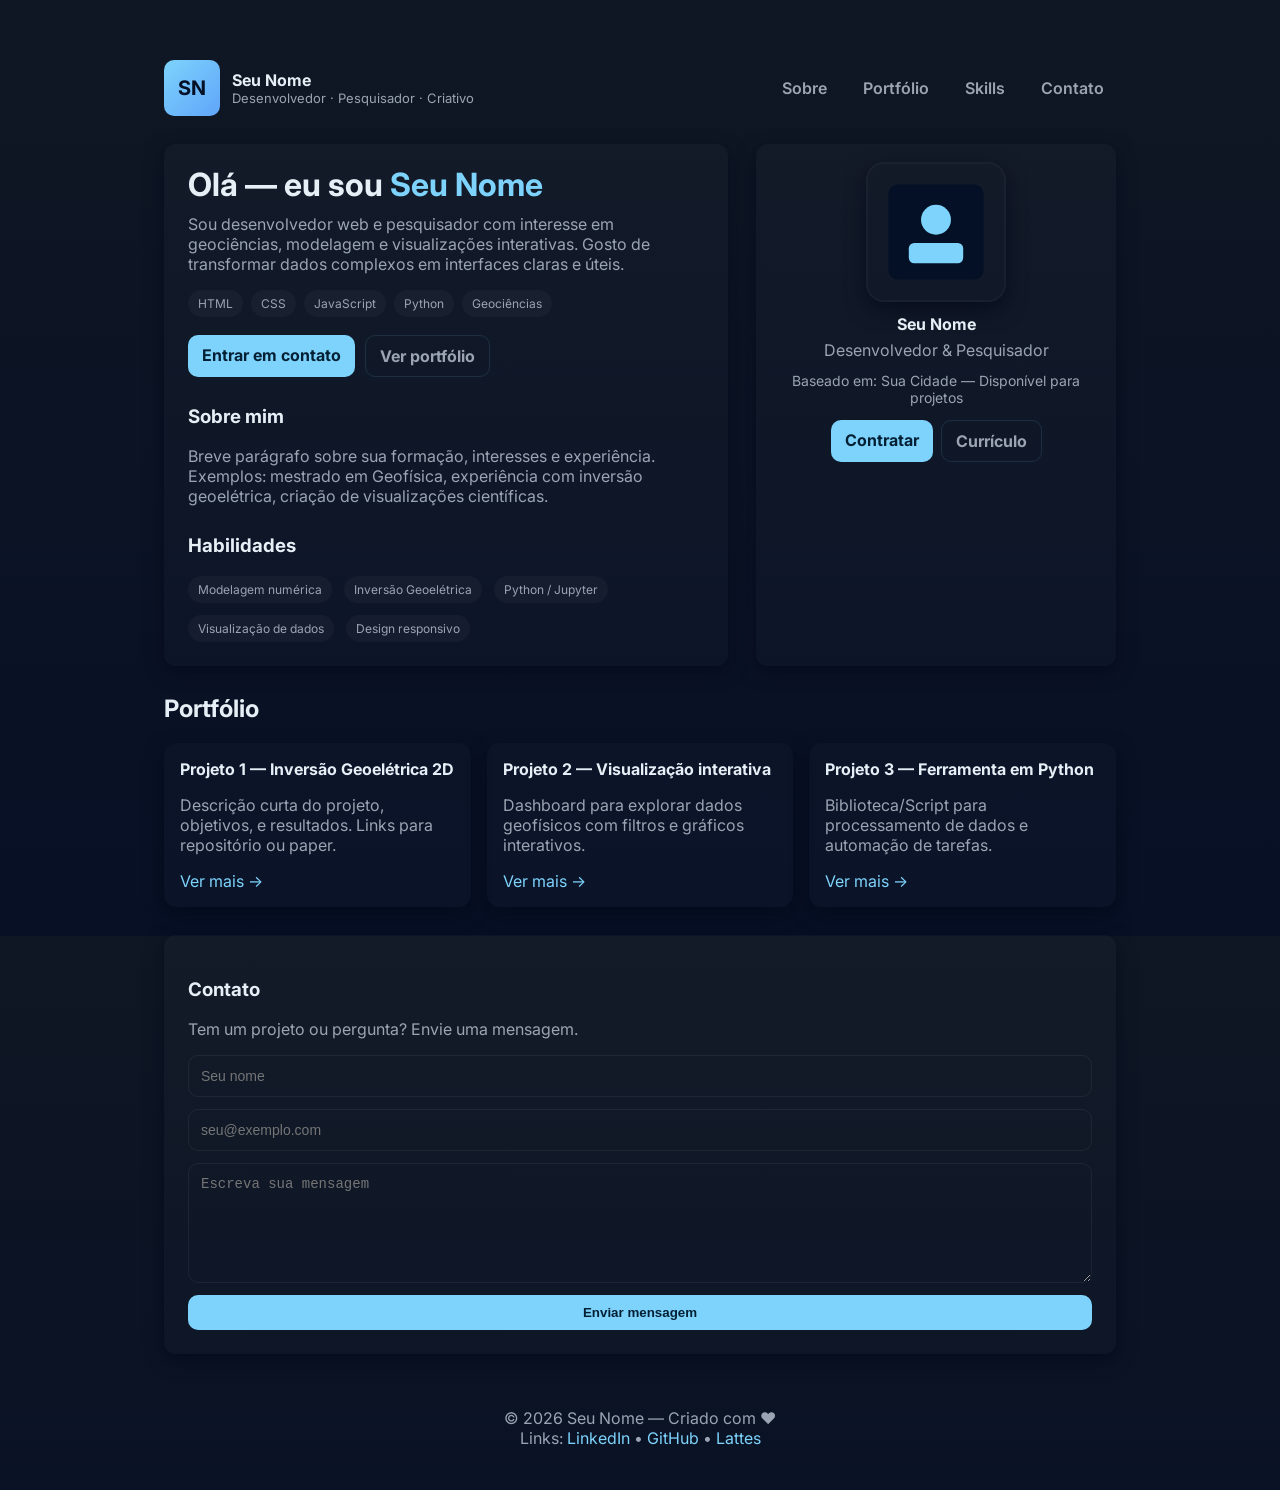
<file: index.html>
<!doctype html>
<html lang="pt-BR">
<head>
  <meta charset="utf-8" />
  <meta name="viewport" content="width=device-width, initial-scale=1" />
  <title>Seu Nome — Site Pessoal</title>
  <meta name="description" content="Site pessoal — sobre mim, portfólio e contato." />
  <link rel="preconnect" href="https://fonts.googleapis.com">
  <link rel="preconnect" href="https://fonts.gstatic.com" crossorigin>
  <link href="https://fonts.googleapis.com/css2?family=Inter:wght@300;400;600;700&display=swap" rel="stylesheet">
  <link rel="stylesheet" href="style.css">
</head>
<body>
  <div class="container">
    <header>
      <div class="brand">
        <div class="logo">SN</div>
        <div>
          <div style="font-weight:700">Seu Nome</div>
          <div class="muted" style="font-size:13px">Desenvolvedor · Pesquisador · Criativo</div>
        </div>
      </div>
      <nav aria-label="Navegação principal">
        <a class="nav-link" href="#about">Sobre</a>
        <a class="nav-link" href="#portfolio">Portfólio</a>
        <a class="nav-link" href="#skills">Skills</a>
        <a class="nav-link" href="#contact">Contato</a>
      </nav>
    </header>

    <main>
      <div class="hero">
        <div class="card intro">
          <h1>Olá — eu sou <span class="accent">Seu Nome</span></h1>
          <p>Sou desenvolvedor web e pesquisador com interesse em geociências, modelagem e visualizações interativas. Gosto de transformar dados complexos em interfaces claras e úteis.</p>
          <div class="tags">
            <span class="tag">HTML</span>
            <span class="tag">CSS</span>
            <span class="tag">JavaScript</span>
            <span class="tag">Python</span>
            <span class="tag">Geociências</span>
          </div>

          <div class="cta">
            <a class="btn" href="#contact">Entrar em contato</a>
            <a class="btn secondary" href="#portfolio">Ver portfólio</a>
          </div>

          <section id="about">
            <h3>Sobre mim</h3>
            <p class="muted">Breve parágrafo sobre sua formação, interesses e experiência. Exemplos: mestrado em Geofísica, experiência com inversão geoelétrica, criação de visualizações científicas.</p>
          </section>

          <section id="skills">
            <h3>Habilidades</h3>
            <div class="skills">
              <div class="tag">Modelagem numérica</div>
              <div class="tag">Inversão Geoelétrica</div>
              <div class="tag">Python / Jupyter</div>
              <div class="tag">Visualização de dados</div>
              <div class="tag">Design responsivo</div>
            </div>
          </section>
        </div>

        <aside class="card profile">
          <div class="avatar">
            <!-- Substitua por sua foto -->
            <svg width="100%" height="100%" viewBox="0 0 200 200" xmlns="http://www.w3.org/2000/svg" class="svg-avatar">
              <g fill="#041025" transform="translate(30,30)">
                <rect width="140" height="140" rx="14"/>
                <g transform="translate(20,22)" fill="#7dd3fc">
                  <circle cx="50" cy="30" r="22"/>
                  <rect x="10" y="64" width="80" height="30" rx="8" />
                </g>
              </g>
            </svg>
          </div>
          <div class="name">Seu Nome</div>
          <div class="role">Desenvolvedor & Pesquisador</div>
          <div class="location">Baseado em: Sua Cidade — Disponível para projetos</div>
          <div class="buttons">
            <a class="btn" href="#contact">Contratar</a>
            <a class="btn secondary" href="#" onclick="event.preventDefault();alert('Substitua este link pelo seu currículo');">Currículo</a>
          </div>
        </aside>
      </div>

      <section id="portfolio">
        <h2>Portfólio</h2>
        <div class="grid-3">
          <article class="project card">
            <h4>Projeto 1 — Inversão Geoelétrica 2D</h4>
            <p class="muted">Descrição curta do projeto, objetivos, e resultados. Links para repositório ou paper.</p>
            <div><a href="#">Ver mais →</a></div>
          </article>

          <article class="project card">
            <h4>Projeto 2 — Visualização interativa</h4>
            <p class="muted">Dashboard para explorar dados geofísicos com filtros e gráficos interativos.</p>
            <div><a href="#">Ver mais →</a></div>
          </article>

          <article class="project card">
            <h4>Projeto 3 — Ferramenta em Python</h4>
            <p class="muted">Biblioteca/Script para processamento de dados e automação de tarefas.</p>
            <div><a href="#">Ver mais →</a></div>
          </article>
        </div>
      </section>

      <section id="contact" class="card">
        <h3>Contato</h3>
        <p class="muted">Tem um projeto ou pergunta? Envie uma mensagem.</p>
        <form action="/" method="post" onsubmit="event.preventDefault();alert('Este formulário é demonstrativo — configure um endpoint ou email.');">
          <input type="text" name="nome" placeholder="Seu nome" required>
          <input type="email" name="email" placeholder="seu@exemplo.com" required>
          <textarea name="mensagem" placeholder="Escreva sua mensagem" required></textarea>
          <button class="btn" type="submit">Enviar mensagem</button>
        </form>
      </section>

      <footer>
        <div>© <span id="ano"></span> Seu Nome — Criado com ❤️</div>
        <div class="muted">Links: <a href="#">LinkedIn</a> • <a href="#">GitHub</a> • <a href="#">Lattes</a></div>
      </footer>
    </main>
  </div>

  <script>
    document.getElementById('ano').textContent = new Date().getFullYear();
  </script>
</body>
</html>
</file>
<file: style.css>
:root{
  --bg:#0f1724;
  --card:#0b1220;
  --muted:#9aa4b2;
  --accent:#7dd3fc;
  --accent-2:#60a5fa;
  --glass: rgba(255,255,255,0.03);
  --radius:12px;
  color-scheme: dark;
  font-family: 'Inter', system-ui, -apple-system, 'Segoe UI', Roboto, 'Helvetica Neue', Arial;
}
*{box-sizing:border-box}
html,body{height:100%;margin:0;padding:0;background:linear-gradient(180deg,var(--bg),#071025);color:#e6eef6}
a{color:var(--accent);text-decoration:none}
img{max-width:100%;height:auto;display:block}

.container{max-width:1000px;margin:36px auto;padding:24px}
header{display:flex;align-items:center;justify-content:space-between;gap:16px}
.brand{display:flex;align-items:center;gap:12px}
.logo{width:56px;height:56px;border-radius:10px;background:linear-gradient(135deg,var(--accent),var(--accent-2));display:flex;align-items:center;justify-content:center;color:#041025;font-weight:700;font-size:20px}
nav{display:flex;gap:12px;align-items:center}
.nav-link{padding:8px 12px;border-radius:10px;color:var(--muted);font-weight:600}
.nav-link:hover{background:var(--glass);color:var(--accent)}

.hero{display:grid;grid-template-columns:1fr 360px;gap:28px;margin-top:28px}
.card{background:linear-gradient(180deg, rgba(255,255,255,0.02), rgba(255,255,255,0.01));padding:24px;border-radius:var(--radius);box-shadow:0 6px 18px rgba(2,6,23,0.6)}
.intro h1{margin:0;font-size:32px;line-height:1.05}
.intro p{color:var(--muted);margin-top:12px}
.cta{margin-top:18px;display:flex;gap:10px}
.btn{background:var(--accent);color:#042034;padding:10px 14px;border-radius:10px;font-weight:700;border:none;cursor:pointer;display:inline-block;text-align:center}
.btn.secondary{background:transparent;border:1px solid rgba(125,211,252,0.12);color:var(--muted)}

.profile{display:flex;flex-direction:column;align-items:center;text-align:center;padding:18px}
.avatar{width:140px;height:140px;border-radius:18px;overflow:hidden;box-shadow:0 8px 20px rgba(2,6,23,0.6);border:2px solid rgba(255,255,255,0.03)}
.name{font-weight:700;margin-top:12px}
.role{color:var(--muted);margin-top:6px}
.location{margin-top:12px;font-size:14px;color:var(--muted)}
.buttons{margin-top:14px;display:flex;gap:8px}

section{margin-top:28px}
.grid-3{display:grid;grid-template-columns:repeat(3,1fr);gap:16px}
.project{padding:16px;border-radius:12px;background:rgba(255,255,255,0.012)}
.project h4{margin:0}
.muted{color:var(--muted)}

form{display:grid;gap:12px}
input,textarea{background:transparent;border:1px solid rgba(255,255,255,0.06);padding:12px;border-radius:10px;color:inherit;font-size:14px}
textarea{min-height:120px;resize:vertical}

footer{margin-top:36px;text-align:center;color:var(--muted);padding:18px}

@media (max-width:980px){
  .hero{grid-template-columns:1fr}
  .grid-3{grid-template-columns:repeat(2,1fr)}
}
@media (max-width:600px){
  header{flex-direction:column;align-items:flex-start}
  nav{width:100%;justify-content:space-between}
  .grid-3{grid-template-columns:1fr}
  .container{padding:12px;margin:18px}
}

.tags{display:flex;gap:8px;flex-wrap:wrap;margin-top:10px}
.tag{background:rgba(255,255,255,0.03);padding:6px 10px;border-radius:999px;font-size:12px;color:var(--muted)}
.skills{display:flex;gap:12px;flex-wrap:wrap;margin-top:8px}
.accent{color:var(--accent)}
</file>
